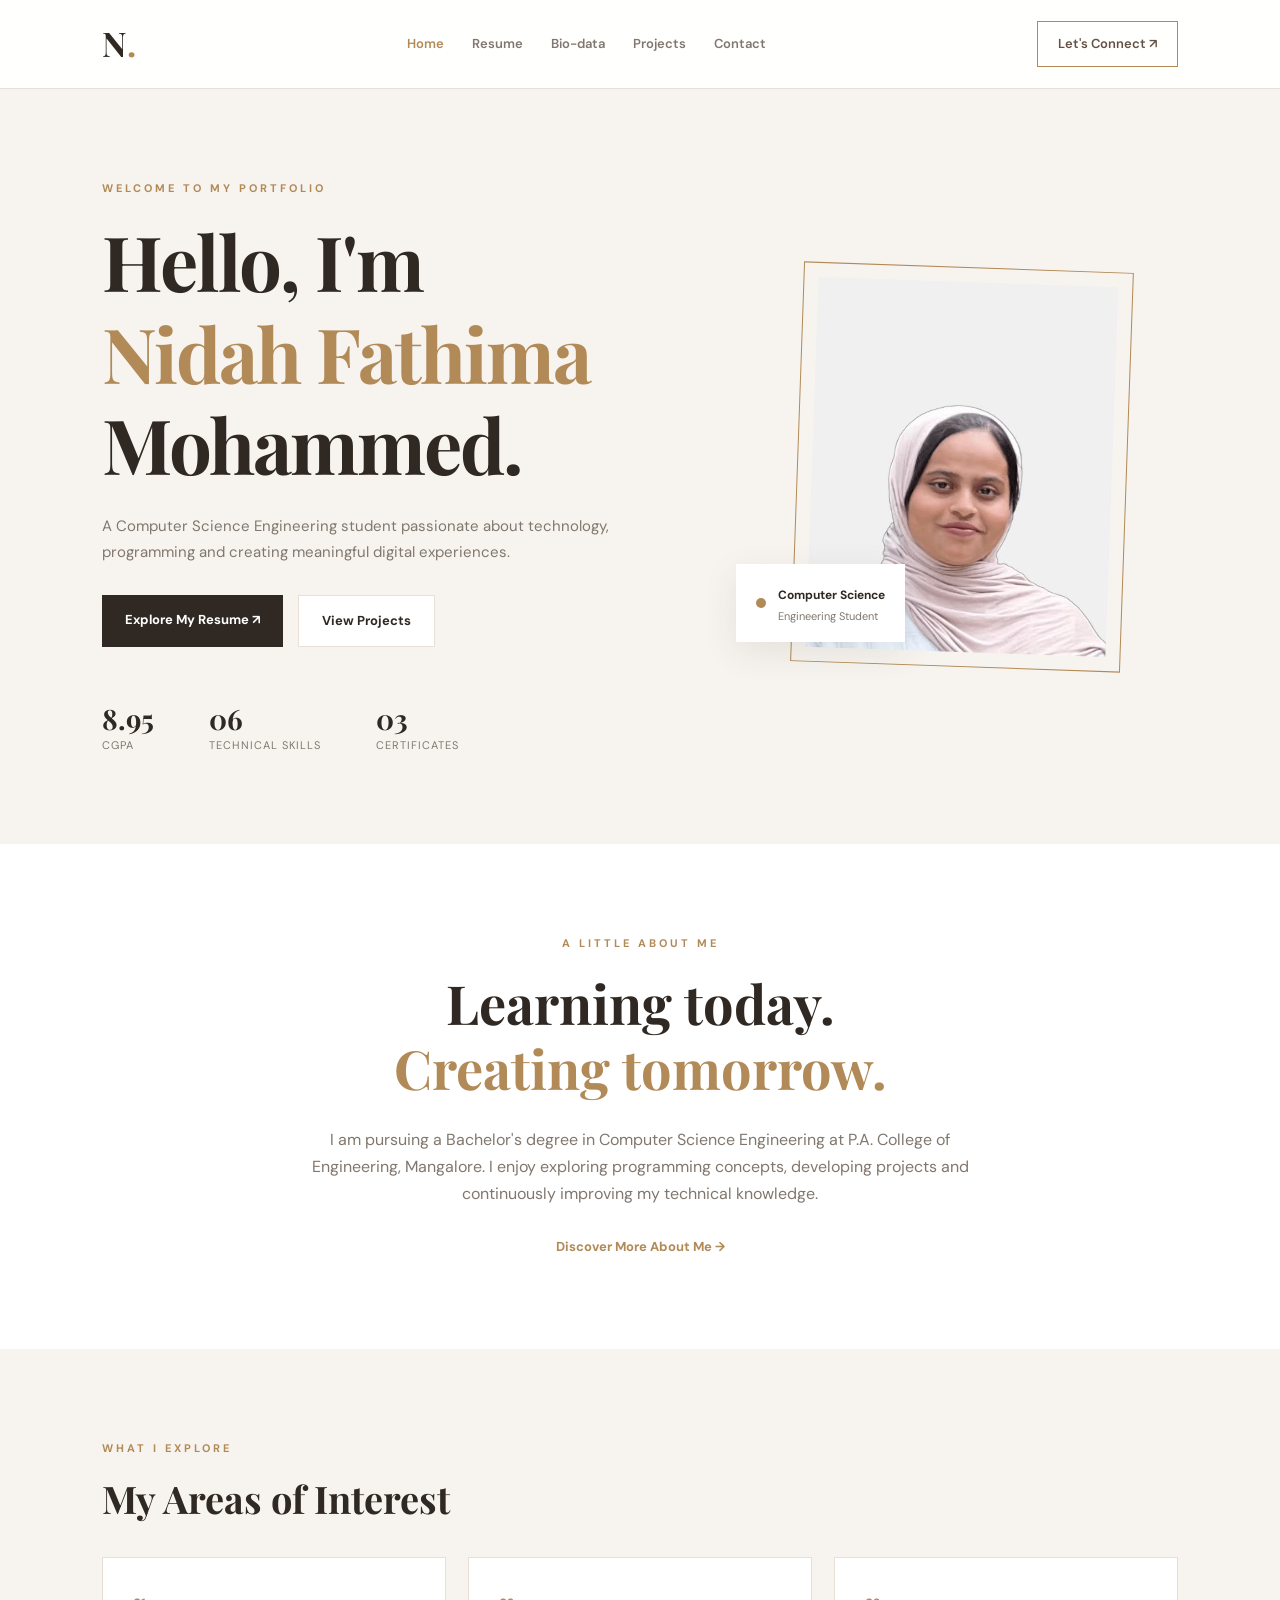
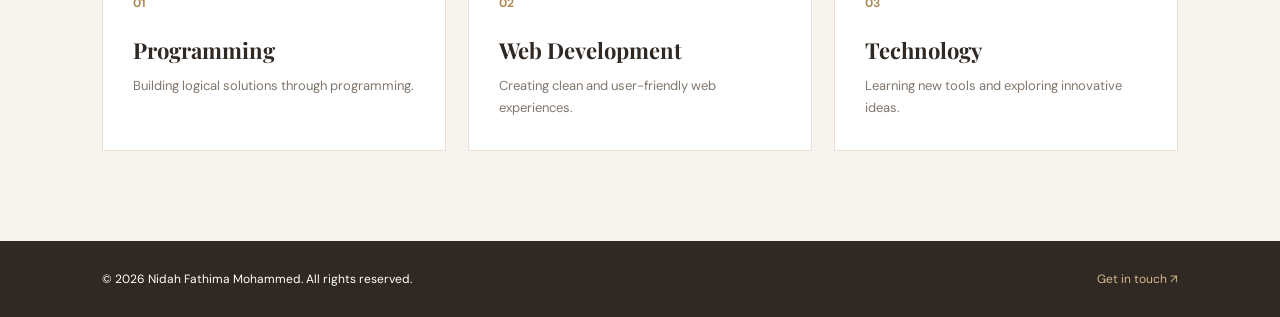
<file: index.html>
<!DOCTYPE html>
<html lang="en">
<head>
    <meta charset="UTF-8">
    <meta name="viewport" content="width=device-width, initial-scale=1.0">
    <title>Nidah Fathima Mohammed | Portfolio</title>

    <link rel="preconnect" href="https://fonts.googleapis.com">
    <link rel="preconnect" href="https://fonts.gstatic.com" crossorigin>
    <link href="https://fonts.googleapis.com/css2?family=DM+Sans:wght@400;500;600;700&family=Playfair+Display:wght@500;600;700&display=swap" rel="stylesheet">

    <link rel="stylesheet" href="css/style.css">
</head>

<body>

<header class="navbar">
    <a href="index.html" class="logo">N<span>.</span></a>

    <nav>
        <a href="index.html" class="active">Home</a>
        <a href="resume.html">Resume</a>
        <a href="biodata.html">Bio-data</a>
        <a href="projects.html">Projects</a>
        <a href="contact.html">Contact</a>
    </nav>

    <a href="contact.html" class="nav-button">Let's Connect ↗</a>
</header>

<main>

    <section class="hero">

        <div class="hero-content">
            <p class="eyebrow">WELCOME TO MY PORTFOLIO</p>

            <h1>
                Hello, I'm<br>
                <span>Nidah Fathima</span>
                Mohammed.
            </h1>

            <p class="hero-description">
                A Computer Science Engineering student passionate
                about technology, programming and creating meaningful
                digital experiences.
            </p>

            <div class="hero-buttons">
                <a href="resume.html" class="primary-button">
                    Explore My Resume ↗
                </a>

                <a href="projects.html" class="secondary-button">
                    View Projects
                </a>
            </div>

            <div class="hero-details">
                <div>
                    <h3>8.95</h3>
                    <p>CGPA</p>
                </div>

                <div>
                    <h3>06</h3>
                    <p>Technical Skills</p>
                </div>

                <div>
                    <h3>03</h3>
                    <p>Certificates</p>
                </div>
            </div>
        </div>

        <div class="hero-image-area">
            <div class="image-frame">
                <img
    src="images/profile.jpg"
    alt="Portrait of Nidah Fathima Mohammed"
    class="profile-photo"
>
            </div>

            <div class="floating-card">
                <span class="gold-dot"></span>
                <div>
                    <strong>Computer Science</strong>
                    <p>Engineering Student</p>
                </div>
            </div>

            <div class="decorative-circle"></div>
        </div>

    </section>

    <section class="intro-section">
        <p class="eyebrow">A LITTLE ABOUT ME</p>
        <h2>Learning today.<br><span>Creating tomorrow.</span></h2>

        <p>
            I am pursuing a Bachelor's degree in Computer Science
            Engineering at P.A. College of Engineering, Mangalore.
            I enjoy exploring programming concepts, developing projects
            and continuously improving my technical knowledge.
        </p>

        <a href="biodata.html" class="text-link">
            Discover More About Me →
        </a>
    </section>

    <section class="interest-section">
        <p class="eyebrow">WHAT I EXPLORE</p>
        <h2>My Areas of Interest</h2>

        <div class="interest-grid">
            <div class="interest-card">
                <span>01</span>
                <h3>Programming</h3>
                <p>Building logical solutions through programming.</p>
            </div>

            <div class="interest-card">
                <span>02</span>
                <h3>Web Development</h3>
                <p>Creating clean and user-friendly web experiences.</p>
            </div>

            <div class="interest-card">
                <span>03</span>
                <h3>Technology</h3>
                <p>Learning new tools and exploring innovative ideas.</p>
            </div>
        </div>
    </section>

</main>

<footer class="footer">
    <p>© 2026 Nidah Fathima Mohammed. All rights reserved.</p>
    <a href="contact.html">Get in touch ↗</a>
</footer>

<script src="js/script.js"></script>
</body>
</html>
</file>
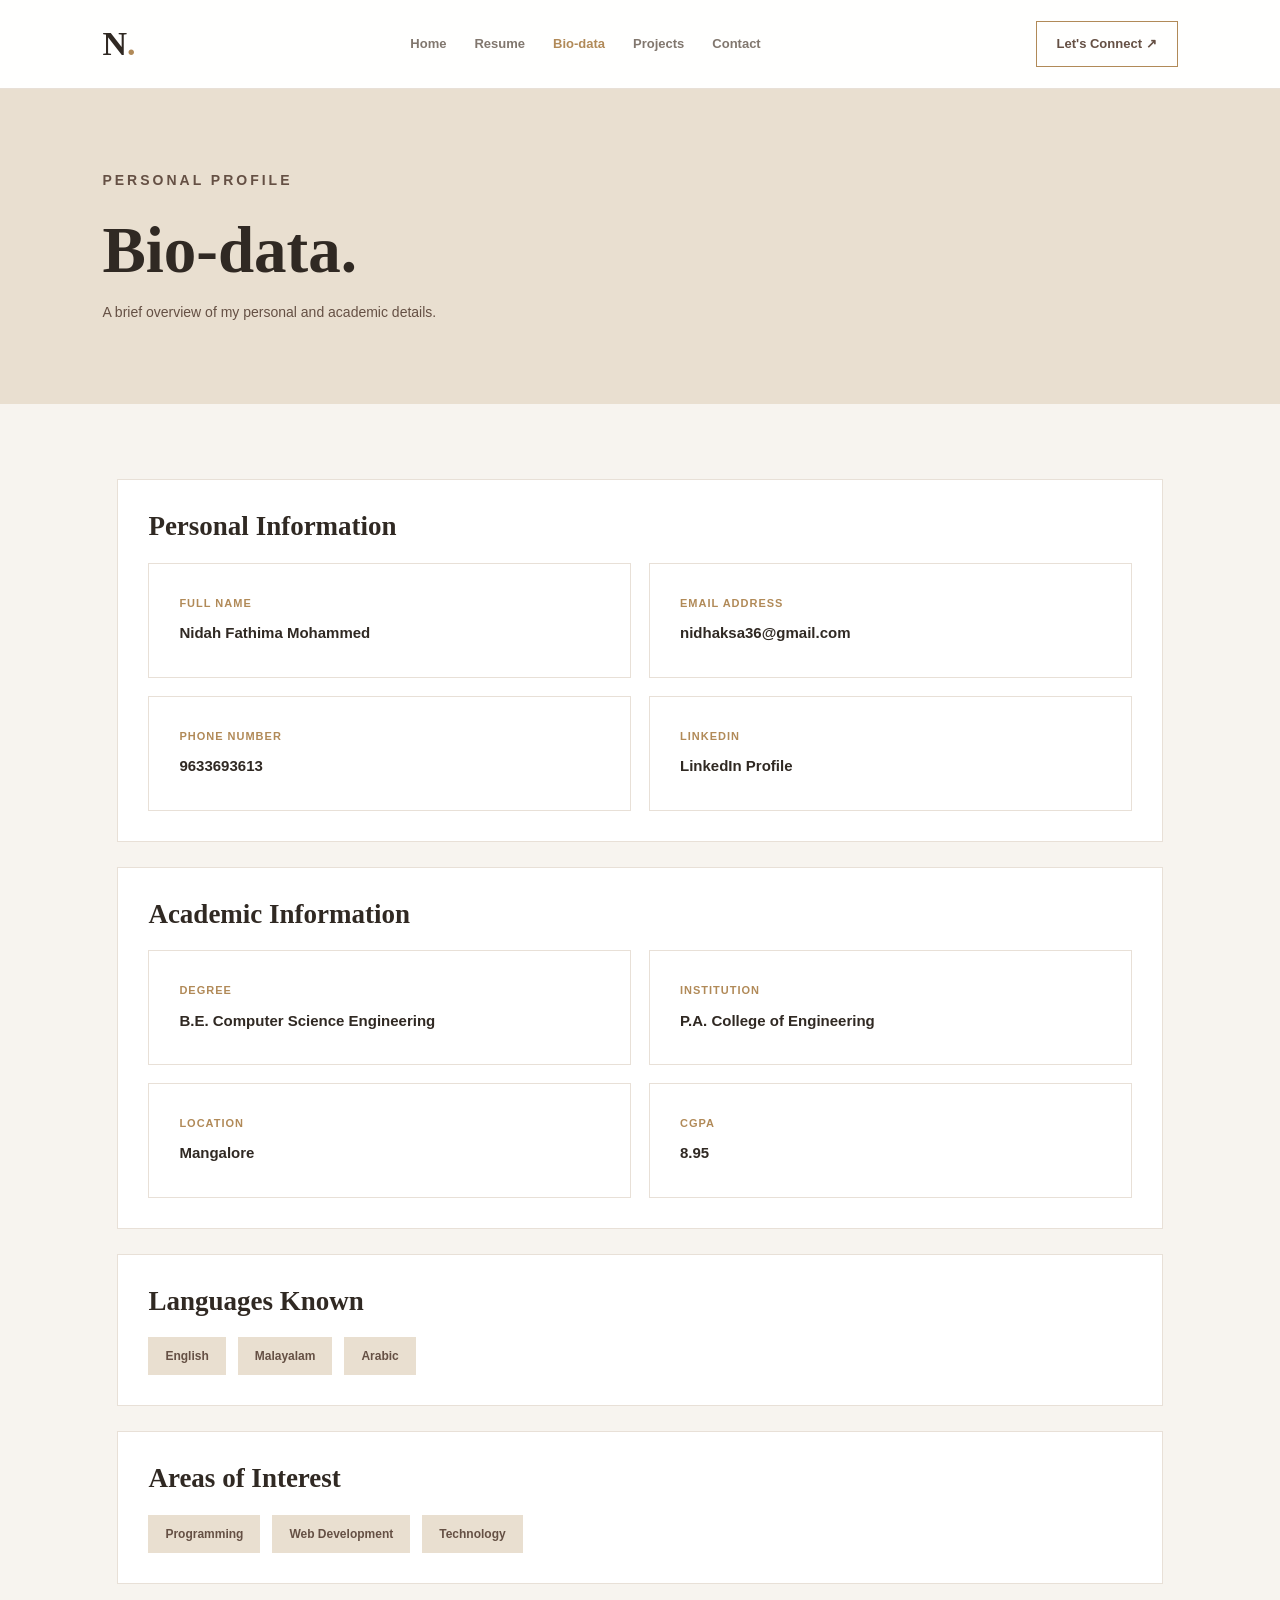
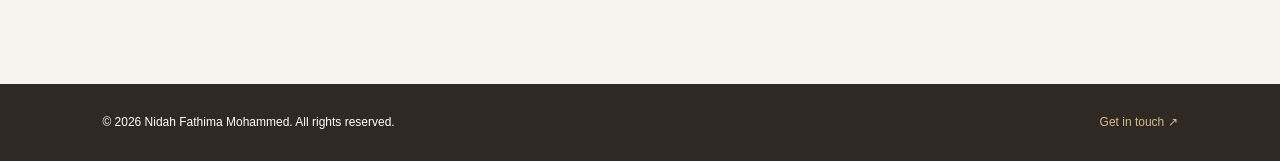
<file: biodata.html>
<!DOCTYPE html>
<html lang="en">
<head>
    <meta charset="UTF-8">
    <meta name="viewport" content="width=device-width, initial-scale=1.0">
    <title>Bio-data | Nidah Fathima Mohammed</title>
    <link rel="stylesheet" href="css/style.css">
</head>
<body>

<header class="navbar">
    <a href="index.html" class="logo">N<span>.</span></a>
    <nav>
        <a href="index.html">Home</a>
        <a href="resume.html">Resume</a>
        <a href="biodata.html" class="active">Bio-data</a>
        <a href="projects.html">Projects</a>
        <a href="contact.html">Contact</a>
    </nav>
    <a href="contact.html" class="nav-button">Let's Connect ↗</a>
</header>

<main>
    <section class="page-banner">
        <p class="eyebrow">PERSONAL PROFILE</p>
        <h1>Bio-data<span>.</span></h1>
        <p>A brief overview of my personal and academic details.</p>
    </section>

    <section class="page-content">

        <div class="content-card">
            <h2>Personal Information</h2>

            <div class="info-grid">
                <div class="info-card">
                    <small>FULL NAME</small>
                    <strong>Nidah Fathima Mohammed</strong>
                </div>

                <div class="info-card">
                    <small>EMAIL ADDRESS</small>
                    <strong>nidhaksa36@gmail.com</strong>
                </div>

                <div class="info-card">
                    <small>PHONE NUMBER</small>
                    <strong>9633693613</strong>
                </div>

                <div class="info-card">
                    <small>LINKEDIN</small>
                    <strong>LinkedIn Profile</strong>
                </div>
            </div>
        </div>

        <div class="content-card">
            <h2>Academic Information</h2>
            <div class="info-grid">
                <div class="info-card">
                    <small>DEGREE</small>
                    <strong>B.E. Computer Science Engineering</strong>
                </div>

                <div class="info-card">
                    <small>INSTITUTION</small>
                    <strong>P.A. College of Engineering</strong>
                </div>

                <div class="info-card">
                    <small>LOCATION</small>
                    <strong>Mangalore</strong>
                </div>

                <div class="info-card">
                    <small>CGPA</small>
                    <strong>8.95</strong>
                </div>
            </div>
        </div>

        <div class="content-card">
            <h2>Languages Known</h2>
            <div class="skill-list">
                <span>English</span>
                <span>Malayalam</span>
                <span>Arabic</span>
            </div>
        </div>

        <div class="content-card">
            <h2>Areas of Interest</h2>
            <div class="skill-list">
                <span>Programming</span>
                <span>Web Development</span>
                <span>Technology</span>
            </div>
        </div>

    </section>
</main>

<footer class="footer">
    <p>© 2026 Nidah Fathima Mohammed. All rights reserved.</p>
    <a href="contact.html">Get in touch ↗</a>
</footer>

</body>
</html>
</file>
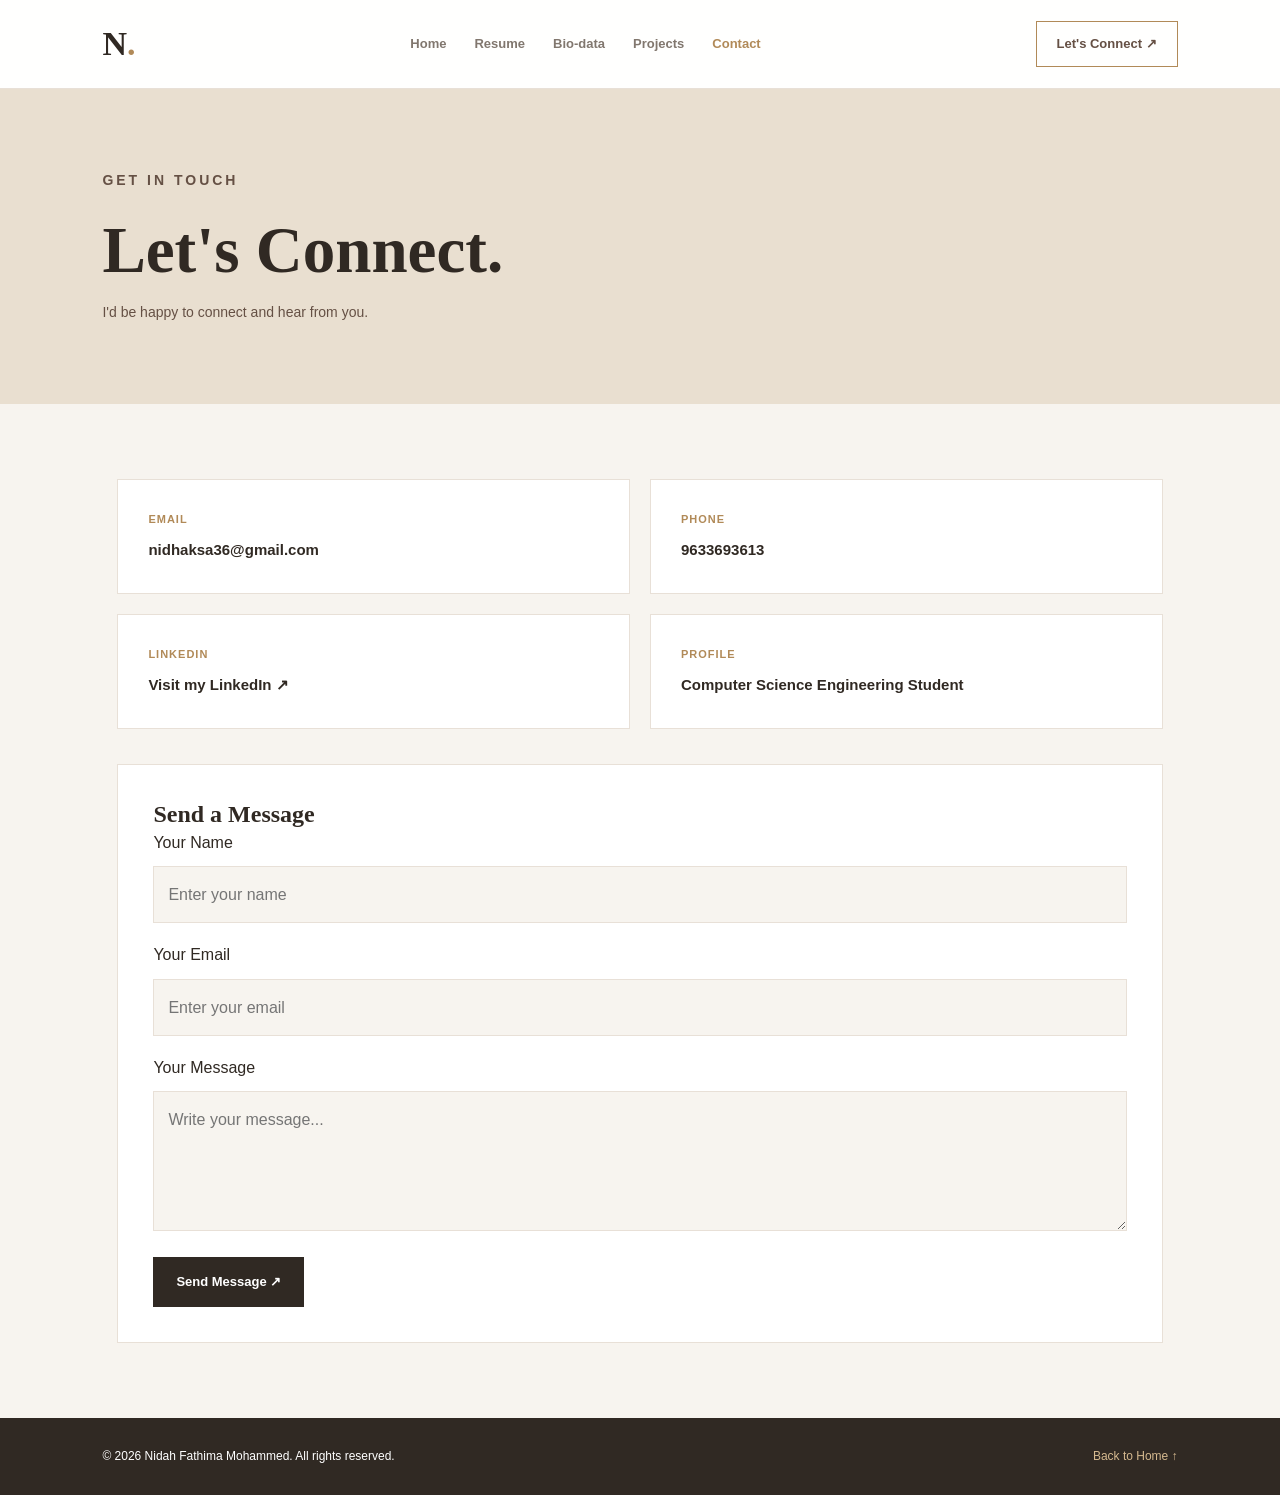
<file: contact.html>
<!DOCTYPE html>
<html lang="en">
<head>
    <meta charset="UTF-8">
    <meta name="viewport" content="width=device-width, initial-scale=1.0">
    <title>Contact | Nidah Fathima Mohammed</title>
    <link rel="stylesheet" href="css/style.css">
</head>
<body>

<header class="navbar">
    <a href="index.html" class="logo">N<span>.</span></a>
    <nav>
        <a href="index.html">Home</a>
        <a href="resume.html">Resume</a>
        <a href="biodata.html">Bio-data</a>
        <a href="projects.html">Projects</a>
        <a href="contact.html" class="active">Contact</a>
    </nav>
    <a href="contact.html" class="nav-button">Let's Connect ↗</a>
</header>

<main>
    <section class="page-banner">
        <p class="eyebrow">GET IN TOUCH</p>
        <h1>Let's Connect<span>.</span></h1>
        <p>I'd be happy to connect and hear from you.</p>
    </section>

    <section class="page-content">

        <div class="contact-grid">

            <div class="info-card">
                <small>EMAIL</small>
                <strong>
                    <a href="mailto:nidhaksa36@gmail.com">
                        nidhaksa36@gmail.com
                    </a>
                </strong>
            </div>

            <div class="info-card">
                <small>PHONE</small>
                <strong>
                    <a href="tel:9633693613">9633693613</a>
                </strong>
            </div>

            <div class="info-card">
                <small>LINKEDIN</small>
                <strong>
                    <a href="https://www.linkedin.com/in/nidah-fathimaa36/"
                       target="_blank" rel="noopener noreferrer">
                        Visit my LinkedIn ↗
                    </a>
                </strong>
            </div>

            <div class="info-card">
                <small>PROFILE</small>
                <strong>Computer Science Engineering Student</strong>
            </div>

        </div>

        <form class="contact-form" id="contactForm">
            <h2>Send a Message</h2>

            <label for="name">Your Name</label>
            <input type="text" id="name" placeholder="Enter your name" required>

            <label for="email">Your Email</label>
            <input type="email" id="email" placeholder="Enter your email" required>

            <label for="message">Your Message</label>
            <textarea id="message" placeholder="Write your message..." required></textarea>

            <button type="submit" class="primary-button">
                Send Message ↗
            </button>
        </form>

    </section>
</main>

<footer class="footer">
    <p>© 2026 Nidah Fathima Mohammed. All rights reserved.</p>
    <a href="index.html">Back to Home ↑</a>
</footer>

<script src="js/script.js"></script>
</body>
</html>
</file>
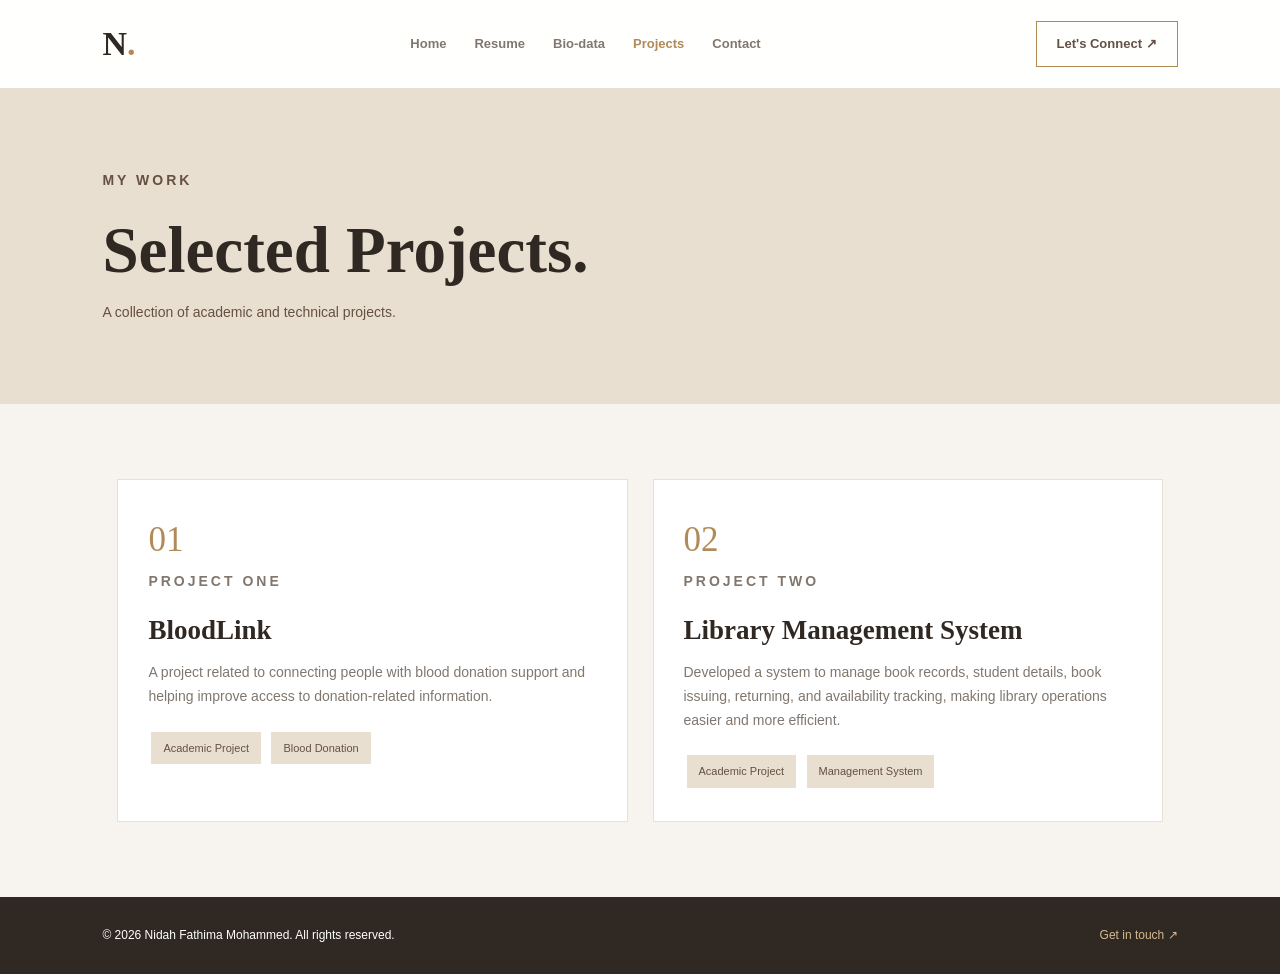
<file: projects.html>
<!DOCTYPE html>
<html lang="en">
<head>
    <meta charset="UTF-8">
    <meta name="viewport" content="width=device-width, initial-scale=1.0">
    <title>Projects | Nidah Fathima Mohammed</title>
    <link rel="stylesheet" href="css/style.css">
</head>
<body>

<header class="navbar">
    <a href="index.html" class="logo">N<span>.</span></a>
    <nav>
        <a href="index.html">Home</a>
        <a href="resume.html">Resume</a>
        <a href="biodata.html">Bio-data</a>
        <a href="projects.html" class="active">Projects</a>
        <a href="contact.html">Contact</a>
    </nav>
    <a href="contact.html" class="nav-button">Let's Connect ↗</a>
</header>

<main>
    <section class="page-banner">
        <p class="eyebrow">MY WORK</p>
        <h1>Selected Projects<span>.</span></h1>
        <p>A collection of academic and technical projects.</p>
    </section>

    <section class="page-content">

        <div class="project-grid">

            <article class="project-card">
                <span class="project-number">01</span>
                <p class="eyebrow">PROJECT ONE</p>
                <h2>BloodLink</h2>
                <p>
                    A project related to connecting people with blood
                    donation support and helping improve access to
                    donation-related information.
                </p>
                <div>
                    <span class="project-tag">Academic Project</span>
                    <span class="project-tag">Blood Donation</span>
                </div>
            </article>

            <article class="project-card">
                <span class="project-number">02</span>
                <p class="eyebrow">PROJECT TWO</p>
                <h2>Library Management System</h2>
                <p>
                    Developed a system to manage book records, student
                    details, book issuing, returning, and availability
                    tracking, making library operations easier and more
                    efficient.
                </p>
                <div>
                    <span class="project-tag">Academic Project</span>
                    <span class="project-tag">Management System</span>
                </div>
            </article>

        </div>

    </section>
</main>

<footer class="footer">
    <p>© 2026 Nidah Fathima Mohammed. All rights reserved.</p>
    <a href="contact.html">Get in touch ↗</a>
</footer>

</body>
</html>
</file>
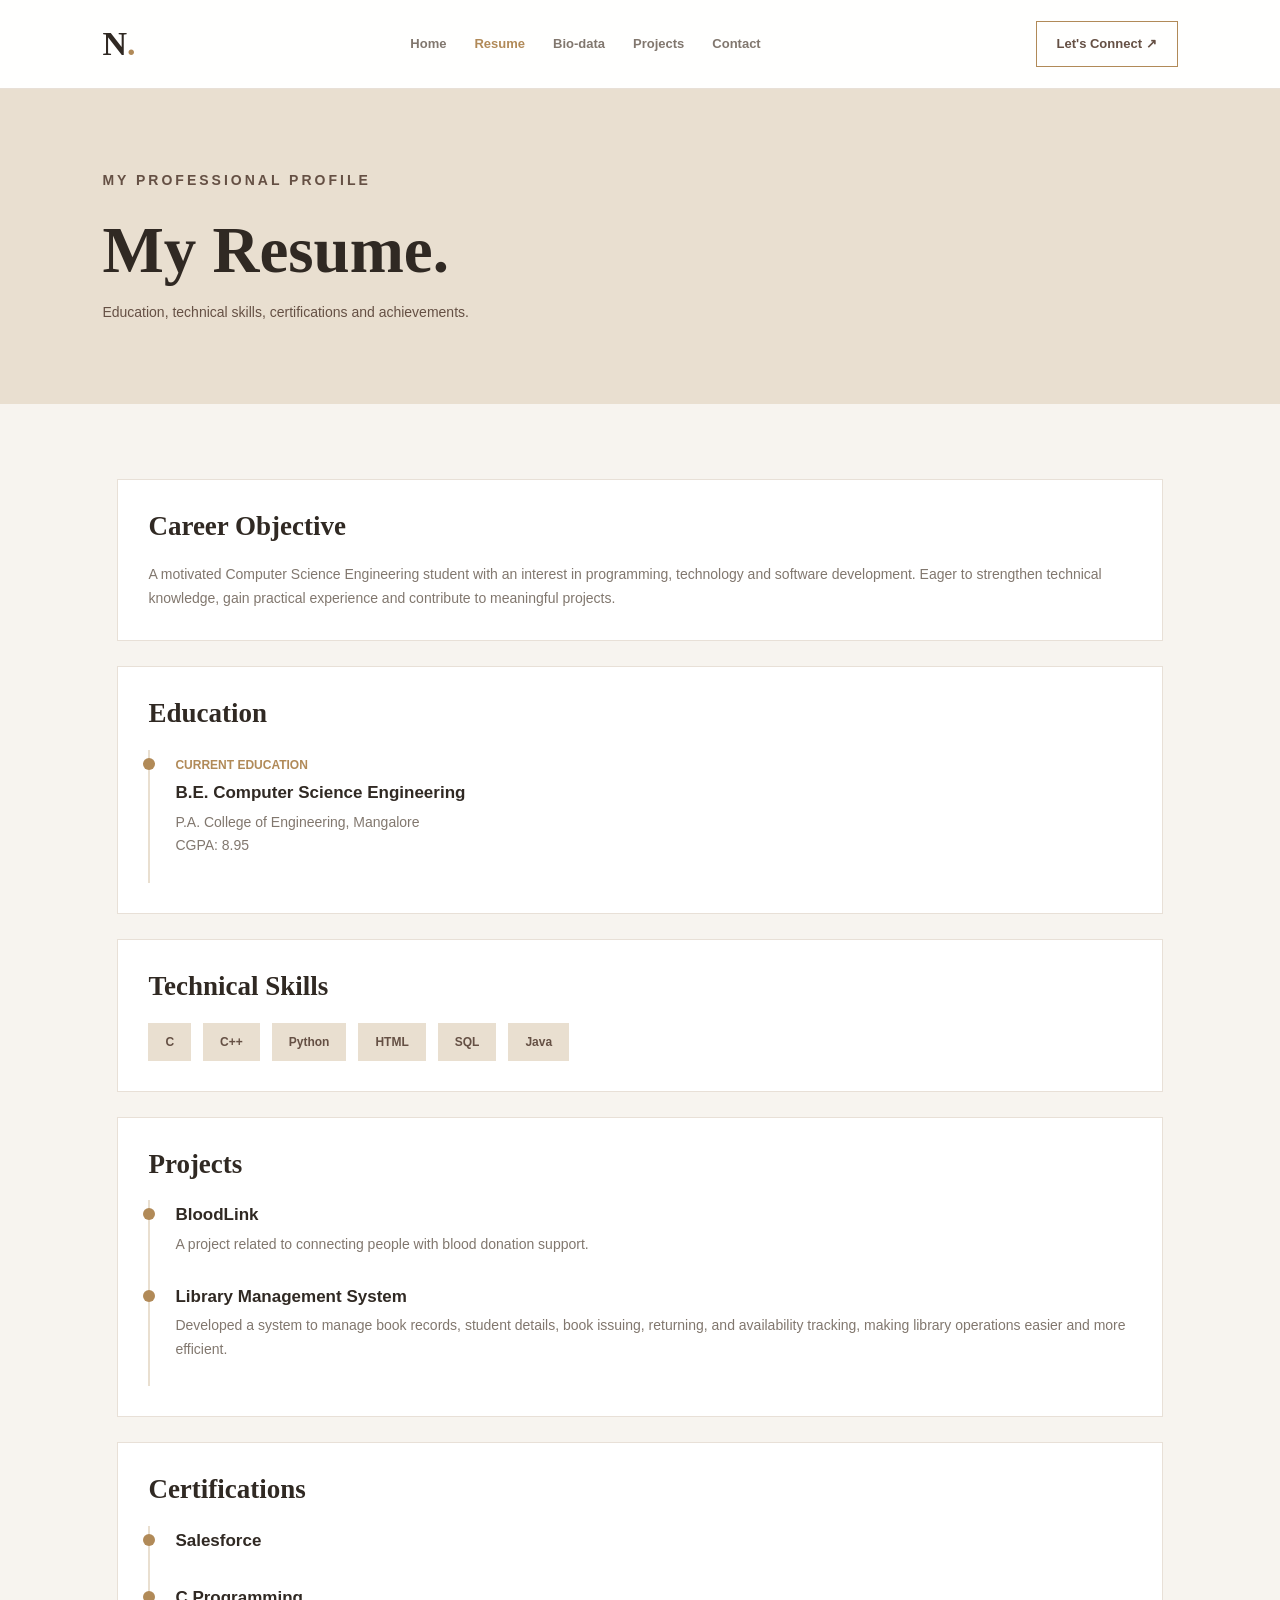
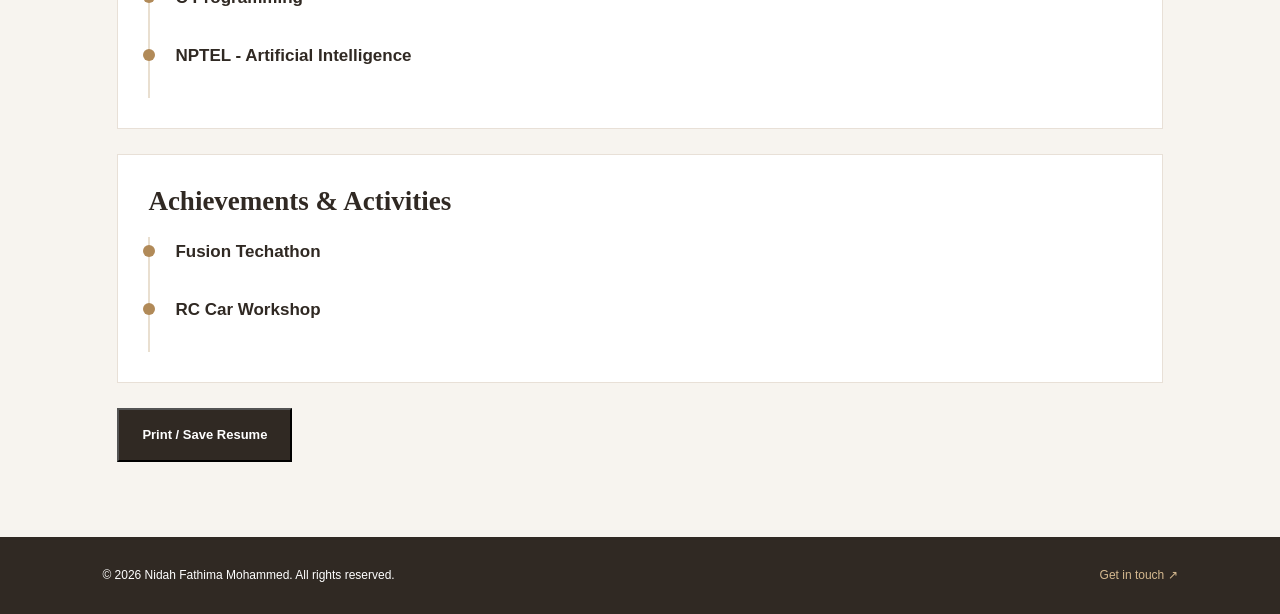
<file: resume.html>
<!DOCTYPE html>
<html lang="en">
<head>
    <meta charset="UTF-8">
    <meta name="viewport" content="width=device-width, initial-scale=1.0">
    <title>Resume | Nidah Fathima Mohammed</title>
    <link rel="stylesheet" href="css/style.css">
</head>
<body>

<header class="navbar">
    <a href="index.html" class="logo">N<span>.</span></a>
    <nav>
        <a href="index.html">Home</a>
        <a href="resume.html" class="active">Resume</a>
        <a href="biodata.html">Bio-data</a>
        <a href="projects.html">Projects</a>
        <a href="contact.html">Contact</a>
    </nav>
    <a href="contact.html" class="nav-button">Let's Connect ↗</a>
</header>

<main>
    <section class="page-banner">
        <p class="eyebrow">MY PROFESSIONAL PROFILE</p>
        <h1>My Resume<span>.</span></h1>
        <p>Education, technical skills, certifications and achievements.</p>
    </section>

    <section class="page-content">

        <div class="content-card">
            <h2>Career Objective</h2>
            <p>
                A motivated Computer Science Engineering student with
                an interest in programming, technology and software
                development. Eager to strengthen technical knowledge,
                gain practical experience and contribute to meaningful
                projects.
            </p>
        </div>

        <div class="content-card">
            <h2>Education</h2>
            <div class="timeline-item">
                <p class="date">CURRENT EDUCATION</p>
                <h3>B.E. Computer Science Engineering</h3>
                <p>P.A. College of Engineering, Mangalore</p>
                <p>CGPA: 8.95</p>
            </div>
        </div>

        <div class="content-card">
            <h2>Technical Skills</h2>
            <div class="skill-list">
                <span>C</span>
                <span>C++</span>
                <span>Python</span>
                <span>HTML</span>
                <span>SQL</span>
                <span>Java</span>
            </div>
        </div>

        <div class="content-card">
            <h2>Projects</h2>
            <div class="timeline-item">
                <h3>BloodLink</h3>
                <p>A project related to connecting people with blood donation support.</p>
            </div>
            <div class="timeline-item">
                <h3>Library Management System</h3>
                <p>
                    Developed a system to manage book records, student
                    details, book issuing, returning, and availability
                    tracking, making library operations easier and more
                    efficient.
                </p>
            </div>
        </div>

        <div class="content-card">
            <h2>Certifications</h2>
            <div class="timeline-item">
                <h3>Salesforce</h3>
            </div>
            <div class="timeline-item">
                <h3>C Programming</h3>
            </div>
            <div class="timeline-item">
                <h3>NPTEL - Artificial Intelligence</h3>
            </div>
        </div>

        <div class="content-card">
            <h2>Achievements & Activities</h2>
            <div class="timeline-item">
                <h3>Fusion Techathon</h3>
            </div>
            <div class="timeline-item">
                <h3>RC Car Workshop</h3>
            </div>
        </div>

        <button class="primary-button" onclick="window.print()">
            Print / Save Resume
        </button>

    </section>
</main>

<footer class="footer">
    <p>© 2026 Nidah Fathima Mohammed. All rights reserved.</p>
    <a href="contact.html">Get in touch ↗</a>
</footer>

</body>
</html>
</file>
<file: css/style.css>
/* =========================================
   NIDAH PORTFOLIO - ELEGANT PROFESSIONAL
========================================= */

:root {
    --bg: #F7F4EF;
    --surface: #FFFFFF;
    --dark: #302923;
    --brown: #655044;
    --gold: #B18A58;
    --gold-light: #E9DFD0;
    --muted: #81776E;
    --border: #E8E0D7;
}

* {
    margin: 0;
    padding: 0;
    box-sizing: border-box;
}

html {
    scroll-behavior: smooth;
}

body {
    background: var(--bg);
    color: var(--dark);
    font-family: 'DM Sans', Arial, sans-serif;
    line-height: 1.7;
}

a {
    color: inherit;
    text-decoration: none;
}

button, input, textarea {
    font: inherit;
}

img {
    max-width: 100%;
    display: block;
}

/* NAVIGATION */

.navbar {
    min-height: 82px;
    padding: 15px 8%;
    display: flex;
    align-items: center;
    justify-content: space-between;
    gap: 25px;
    background: rgba(255,255,255,0.94);
    border-bottom: 1px solid var(--border);
    position: sticky;
    top: 0;
    z-index: 1000;
}

.logo {
    font-family: 'Playfair Display', serif;
    font-size: 34px;
    font-weight: 700;
}

.logo span {
    color: var(--gold);
}

.navbar nav {
    display: flex;
    align-items: center;
    gap: 28px;
}

.navbar nav a {
    font-size: 13px;
    font-weight: 600;
    color: var(--muted);
    transition: 0.3s;
}

.navbar nav a:hover,
.navbar nav a.active {
    color: var(--gold);
}

.nav-button {
    padding: 11px 20px;
    border: 1px solid var(--gold);
    color: var(--brown);
    font-size: 13px;
    font-weight: 600;
    transition: 0.3s;
}

.nav-button:hover {
    background: var(--dark);
    color: white;
    border-color: var(--dark);
}

/* COMMON */

main {
    overflow: hidden;
}

.container {
    width: 84%;
    max-width: 1200px;
    margin: auto;
}

.eyebrow {
    color: var(--gold);
    font-size: 11px;
    font-weight: 700;
    letter-spacing: 3px;
    margin-bottom: 18px;
}

h1, h2, h3 {
    line-height: 1.2;
}

h1, h2 {
    font-family: 'Playfair Display', Georgia, serif;
}

.section-heading {
    font-size: clamp(32px, 5vw, 48px);
    margin-bottom: 35px;
}

.section-heading span,
.hero h1 span,
.intro-section h2 span {
    color: var(--gold);
}

.primary-button,
.secondary-button {
    display: inline-block;
    padding: 14px 23px;
    font-size: 13px;
    font-weight: 700;
    transition: 0.3s;
}

.primary-button {
    background: var(--dark);
    color: white;
}

.primary-button:hover {
    background: var(--gold);
    transform: translateY(-3px);
}

.secondary-button {
    border: 1px solid var(--border);
    background: white;
}

.secondary-button:hover {
    border-color: var(--gold);
    transform: translateY(-3px);
}

/* HOME HERO */

.hero {
    min-height: 650px;
    padding: 90px 8%;
    display: grid;
    grid-template-columns: 1.15fr 0.85fr;
    align-items: center;
    gap: 60px;
}

.hero h1 {
    font-size: clamp(43px, 6vw, 76px);
    letter-spacing: -2px;
    margin-bottom: 25px;
}

.hero-description {
    color: var(--muted);
    max-width: 540px;
    font-size: 15px;
    margin-bottom: 30px;
}

.hero-buttons {
    display: flex;
    flex-wrap: wrap;
    gap: 15px;
}

.hero-details {
    display: flex;
    gap: 55px;
    margin-top: 55px;
}

.hero-details h3 {
    font-family: 'Playfair Display', serif;
    font-size: 28px;
}

.hero-details p {
    font-size: 11px;
    color: var(--muted);
    letter-spacing: 1px;
    text-transform: uppercase;
}

.hero-image-area {
    min-height: 420px;
    position: relative;
    display: flex;
    justify-content: center;
    align-items: center;
}

.image-frame {
    width: 330px;
    height: 400px;
    padding: 14px;
    border: 1px solid var(--gold);
    transform: rotate(2deg);
    position: relative;
    z-index: 2;
}

.photo-placeholder {
    height: 100%;
    background: var(--gold-light);
    display: flex;
    flex-direction: column;
    justify-content: center;
    align-items: center;
    color: var(--brown);
}

.photo-placeholder span {
    font-family: 'Playfair Display', serif;
    font-size: 90px;
}

.photo-placeholder p {
    font-size: 11px;
    letter-spacing: 3px;
}

.floating-card {
    position: absolute;
    bottom: 35px;
    left: -10px;
    z-index: 3;
    display: flex;
    align-items: center;
    gap: 12px;
    background: white;
    padding: 16px 20px;
    box-shadow: 0 10px 35px #30292318;
}

.floating-card strong {
    font-size: 12px;
}

.floating-card p {
    font-size: 11px;
    color: var(--muted);
}

.gold-dot {
    width: 10px;
    height: 10px;
    border-radius: 50%;
    background: var(--gold);
}

/* INTRODUCTION */

.intro-section {
    background: var(--surface);
    padding: 90px 12%;
    text-align: center;
}

.intro-section h2 {
    font-size: clamp(35px, 5vw, 54px);
    margin-bottom: 25px;
}

.intro-section > p:not(.eyebrow) {
    max-width: 700px;
    margin: 0 auto 25px;
    color: var(--muted);
}

.text-link {
    color: var(--gold);
    font-size: 13px;
    font-weight: 700;
}

/* INTEREST CARDS */

.interest-section {
    padding: 90px 8%;
}

.interest-section > h2 {
    font-family: 'Playfair Display', serif;
    font-size: 38px;
    margin-bottom: 35px;
}

.interest-grid {
    display: grid;
    grid-template-columns: repeat(3, 1fr);
    gap: 22px;
}

.interest-card,
.content-card,
.project-card,
.info-card {
    background: white;
    border: 1px solid var(--border);
    padding: 30px;
    transition: 0.3s;
}

.interest-card:hover,
.content-card:hover,
.project-card:hover,
.info-card:hover {
    transform: translateY(-5px);
    box-shadow: 0 15px 35px #3029230D;
}

.interest-card span {
    color: var(--gold);
    font-size: 12px;
    font-weight: 700;
}

.interest-card h3 {
    font-family: 'Playfair Display', serif;
    font-size: 22px;
    margin: 22px 0 12px;
}

.interest-card p {
    color: var(--muted);
    font-size: 13px;
}

/* INNER PAGE HERO */

.page-banner {
    padding: 80px 8%;
    background: var(--gold-light);
}

.page-banner h1 {
    font-size: clamp(40px, 6vw, 65px);
    margin-bottom: 12px;
}

.page-banner p {
    color: var(--brown);
    font-size: 14px;
}

/* PAGE CONTENT */

.page-content {
    padding: 75px 8%;
    max-width: 1250px;
    margin: auto;
}

.content-card {
    margin-bottom: 25px;
}

.content-card h2 {
    font-size: 27px;
    margin-bottom: 20px;
}

.content-card p {
    color: var(--muted);
    font-size: 14px;
}

.timeline-item {
    padding: 5px 0 25px 25px;
    border-left: 2px solid var(--gold-light);
    position: relative;
}

.timeline-item::before {
    content: "";
    position: absolute;
    left: -7px;
    top: 8px;
    width: 12px;
    height: 12px;
    background: var(--gold);
    border-radius: 50%;
}

.timeline-item h3 {
    font-size: 17px;
    margin-bottom: 7px;
}

.timeline-item .date {
    color: var(--gold);
    font-size: 12px;
    font-weight: 700;
    margin-bottom: 8px;
}

.skill-list {
    display: flex;
    flex-wrap: wrap;
    gap: 12px;
}

.skill-list span {
    background: var(--gold-light);
    color: var(--brown);
    padding: 9px 17px;
    font-size: 12px;
    font-weight: 600;
}

/* BIO-DATA */

.info-grid {
    display: grid;
    grid-template-columns: repeat(2, 1fr);
    gap: 18px;
}

.info-card small {
    display: block;
    color: var(--gold);
    font-size: 11px;
    font-weight: 700;
    letter-spacing: 1px;
    margin-bottom: 7px;
}

.info-card strong {
    font-size: 15px;
    overflow-wrap: anywhere;
}

/* PROJECTS */

.project-grid {
    display: grid;
    grid-template-columns: repeat(2, 1fr);
    gap: 25px;
}

.project-number {
    font-family: 'Playfair Display', serif;
    color: var(--gold);
    font-size: 35px;
}

.project-card h2 {
    font-family: 'Playfair Display', serif;
    font-size: 27px;
    margin: 15px 0;
}

.project-card p {
    color: var(--muted);
    font-size: 14px;
    margin-bottom: 20px;
}

.project-tag {
    display: inline-block;
    background: var(--gold-light);
    color: var(--brown);
    padding: 7px 12px;
    font-size: 11px;
    margin: 3px;
}

/* CONTACT */

.contact-grid {
    display: grid;
    grid-template-columns: repeat(2, 1fr);
    gap: 20px;
    margin-bottom: 35px;
}

.contact-form {
    background: white;
    padding: 35px;
    border: 1px solid var(--border);
}

.contact-form input,
.contact-form textarea {
    width: 100%;
    padding: 14px;
    margin: 10px 0 18px;
    border: 1px solid var(--border);
    background: var(--bg);
    outline: none;
}

.contact-form input:focus,
.contact-form textarea:focus {
    border-color: var(--gold);
}

.contact-form textarea {
    min-height: 140px;
    resize: vertical;
}

.contact-form button {
    border: none;
    cursor: pointer;
}

/* FOOTER */

.footer {
    background: var(--dark);
    color: white;
    padding: 28px 8%;
    display: flex;
    justify-content: space-between;
    align-items: center;
    gap: 15px;
    font-size: 12px;
}

.footer a {
    color: #D5B98F;
}

/* RESPONSIVE DESIGN */

@media (max-width: 900px) {
    .navbar {
        flex-wrap: wrap;
        justify-content: center;
    }

    .navbar nav {
        flex-wrap: wrap;
        justify-content: center;
        gap: 15px;
    }

    .hero {
        grid-template-columns: 1fr;
        padding: 65px 8%;
    }

    .hero-image-area {
        min-height: 390px;
    }

    .interest-grid {
        grid-template-columns: 1fr;
    }
}

@media (max-width: 600px) {
    .navbar {
        padding: 15px 5%;
        gap: 12px;
    }

    .navbar nav {
        width: 100%;
        gap: 12px;
    }

    .navbar nav a {
        font-size: 11px;
    }

    .nav-button {
        display: none;
    }

    .hero {
        padding: 50px 7%;
    }

    .hero h1 {
        font-size: 43px;
    }

    .hero-details {
        gap: 25px;
    }

    .hero-details h3 {
        font-size: 23px;
    }

    .image-frame {
        width: 260px;
        height: 330px;
    }

    .floating-card {
        left: 0;
        bottom: 10px;
    }

    .intro-section,
    .interest-section {
        padding: 60px 7%;
    }

    .page-banner {
        padding: 55px 7%;
    }

    .page-content {
        padding: 45px 7%;
    }

    .info-grid,
    .project-grid,
    .contact-grid {
        grid-template-columns: 1fr;
    }

    .content-card,
    .project-card,
    .contact-form {
        padding: 23px;
    }

    .footer {
        flex-direction: column;
        text-align: center;
    }
}

/* PRINT */

@media print {
    .navbar,
    .footer,
    .nav-button {
        display: none;
    }

    body {
        background: white;
    }

    .page-content {
        padding: 20px;
    }

    .content-card {
        break-inside: avoid;
        box-shadow: none;
    }
}
.profile-photo {
    width: 100%;
    height: 100%;
    object-fit: cover;
    object-position: center;
}
</file>
